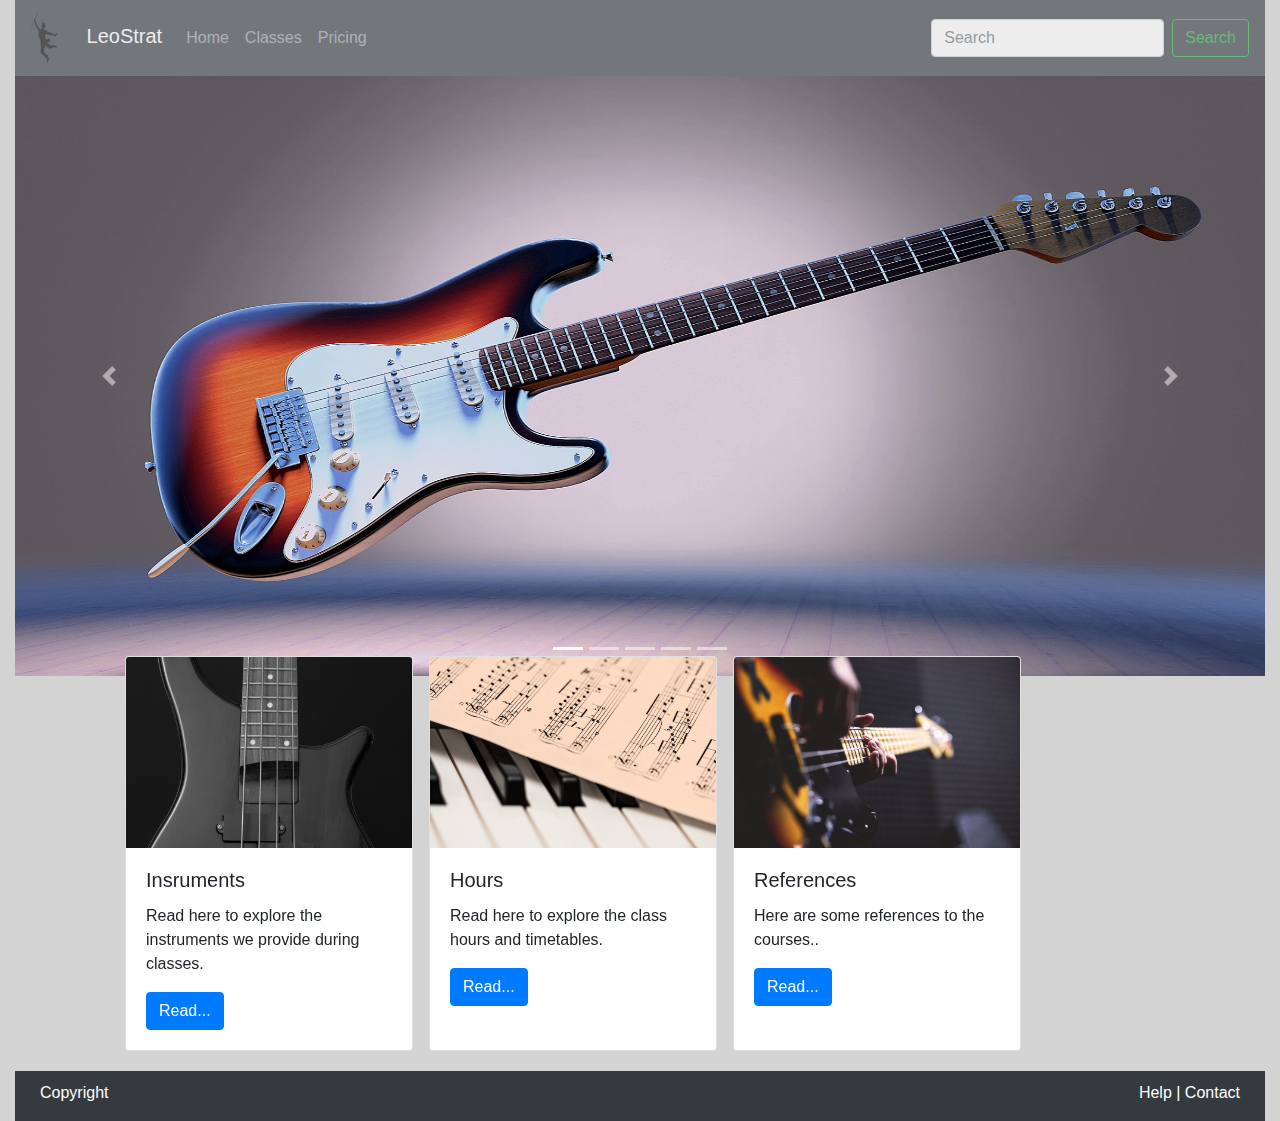
<file: home.html>
<html>

<head>
    <title>Login Page</title>
    <script src="https://ajax.googleapis.com/ajax/libs/jquery/3.4.0/jquery.min.js"></script>

    <link rel="stylesheet" href="https://stackpath.bootstrapcdn.com/bootstrap/4.3.1/css/bootstrap.min.css"
        integrity="sha384-ggOyR0iXCbMQv3Xipma34MD+dH/1fQ784/j6cY/iJTQUOhcWr7x9JvoRxT2MZw1T" crossorigin="anonymous">

    <link rel="stylesheet" type="text/css"
        href="https://maxcdn.bootstrapcdn.com/font-awesome/4.7.0/css/font-awesome.min.css">
    <!--Custom styles-->
    <link rel="stylesheet" type="text/css" href="styles.css">
</head>

<body>

    <div class="container">
        <!-- Top Menu bar start -->
        <div class="top-menu">
            <nav class="navbar navbar-expand-lg navbar-dark bg-dark">
                <a class="navbar-brand" href="home.html"><img src="./images/favicon.png" alt="logo" width="50px"
                        height="50px"> LeoStrat</a>
                <button class="navbar-toggler" type="button" data-toggle="collapse" data-target="#navbarTogglerDemo02"
                    aria-controls="navbarTogglerDemo02" aria-expanded="false" aria-label="Toggle navigation">
                    <span class="navbar-toggler-icon"></span>
                </button>

                <div class="collapse navbar-collapse" id="navbarTogglerDemo02">
                    <ul class="navbar-nav mr-auto mt-2 mt-lg-0">
                        <li class="nav-item">
                            <a class="nav-link" href="home.html">Home</a>
                        </li>
                        <li class="nav-item">
                            <a class="nav-link" href="classes.html">Classes</a>
                        </li>
                        <li class="nav-item">
                            <a class="nav-link" href="pricing.html">Pricing</a>
                        </li>
                    </ul>
                    <form class="form-inline my-2 my-lg-0">
                        <input class="form-control mr-sm-2" type="search" placeholder="Search" aria-label="Search">
                        <button class="btn btn-outline-success my-2 my-sm-0" type="submit">Search</button>
                    </form>
                </div>
            </nav>
        </div>
        <!-- Top Menu bar end -->

        <!-- Content start  -->
        <div class="content">
            <!-- Image Slider start -->
            <div id="carouselExampleIndicators" class="carousel slide" data-ride="carousel">
                <ol class="carousel-indicators">
                    <li data-target="#carouselExampleIndicators" data-slide-to="0" class="active"></li>
                    <li data-target="#carouselExampleIndicators" data-slide-to="1"></li>
                    <li data-target="#carouselExampleIndicators" data-slide-to="2"></li>
                    <li data-target="#carouselExampleIndicators" data-slide-to="3"></li>
                    <li data-target="#carouselExampleIndicators" data-slide-to="4"></li>
                </ol>
                <div class="carousel-inner">
                    <div class="carousel-item active">
                        <img class="d-block w-100" src="./images/slider-guitarr.jpg" alt="First slide">
                        
                    </div>
                    
                    <div class="carousel-item">
                        <img class="d-block w-100" src="./images/slider-concert.jpg" alt="Third slide">
                        
                    </div>
                    <div class="carousel-item">
                        <img class="d-block w-100" src="./images/slider-guitaris.jpg" alt="Third slide">
                        
                    </div>
                    <div class="carousel-item">
                        <img class="d-block w-100" src="./images/slider-mic.jpg" alt="Third slide">
                        
                    </div>
                    <div class="carousel-item">
                        <img class="d-block w-100" src="./images/slider-guitbro.jpg" alt="Third slide">
                        
                    </div>
                </div>
                <a class="carousel-control-prev" href="#carouselExampleIndicators" role="button" data-slide="prev">
                    <span class="carousel-control-prev-icon" aria-hidden="true"></span>
                    <span class="sr-only">Previous</span>
                </a>
                <a class="carousel-control-next" href="#carouselExampleIndicators" role="button" data-slide="next">
                    <span class="carousel-control-next-icon" aria-hidden="true"></span>
                    <span class="sr-only">Next</span>
                </a>
            </div>
            <!-- Image Slider end -->
            <!-- cards content start -->
            <div class="card-content">
                <div class="row">
                    <div class="col-4-lg">
                        <div class="card h-100" style="width: 18rem;">
                            <img class="card-img-top" src="./images/instrument.jpg" alt="Card image cap">
                            <div class="card-body">
                                <h5 class="card-title">Insruments</h5>
                                <p class="card-text">
                                   Read here to explore the instruments we provide during classes.</p>
                                <a href="#" class="btn btn-primary">Read...</a>
                            </div>
                        </div>
                    </div>
                    <div class="col-4-lg ml-3">
                        <div class="card h-100" style="width: 18rem;">
                            <img class="card-img-top" src="./images/hours.jpg" alt="Card image cap">
                            <div class="card-body">
                                <h5 class="card-title">Hours</h5>
                                <p class="card-text">
                                   Read here to explore the class hours and timetables.</p>
                                <a href="#" class="btn btn-primary">Read...</a>
                            </div>
                        </div>
                    </div>
                    <div class="col-4-lg ml-3">
                        <div class="card h-100" style="width: 18rem;">
                            <img class="card-img-top" src="./images/reference.jpg"
                                alt="Card image cap">
                            <div class="card-body">
                                <h5 class="card-title">References</h5>
                                <p class="card-text">
                               Here are some references to the courses..</p>
                                <a href="#" class="btn btn-primary">Read...</a>
                            </div>
                        </div>
                    </div>
                </div>
            </div>
            <!-- cards content end -->

        </div>
        <!-- Content End -->
        <!-- footer start -->
        <div class="footer dark bg-dark">
            <div class="col-md-6 copyright">Copyright</div>
            <div class="col-md-6 footer-info">Help | Contact</div>
        </div>
        <!-- footer end -->
    </div>

    <script src="https://code.jquery.com/jquery-3.3.1.slim.min.js"
        integrity="sha384-q8i/X+965DzO0rT7abK41JStQIAqVgRVzpbzo5smXKp4YfRvH+8abtTE1Pi6jizo"
        crossorigin="anonymous"></script>
    <script src="https://cdnjs.cloudflare.com/ajax/libs/popper.js/1.14.7/umd/popper.min.js"
        integrity="sha384-UO2eT0CpHqdSJQ6hJty5KVphtPhzWj9WO1clHTMGa3JDZwrnQq4sF86dIHNDz0W1"
        crossorigin="anonymous"></script>
    <script src="https://stackpath.bootstrapcdn.com/bootstrap/4.3.1/js/bootstrap.min.js"
        integrity="sha384-JjSmVgyd0p3pXB1rRibZUAYoIIy6OrQ6VrjIEaFf/nJGzIxFDsf4x0xIM+B07jRM"
        crossorigin="anonymous"></script>
</body>

</html>
</file>
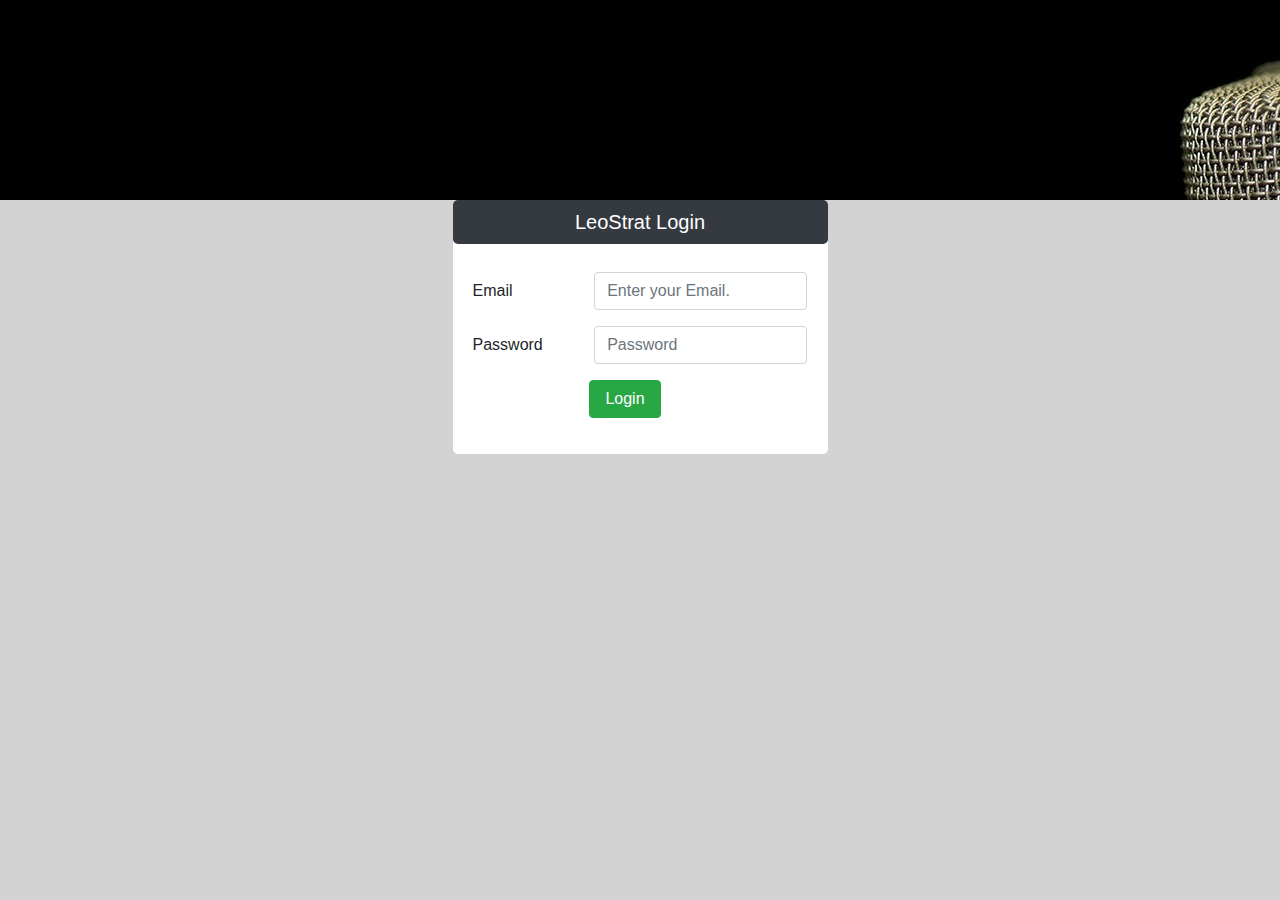
<file: login.html>
<html>

<head>
    <title>Login Page</title>
    <script src="https://ajax.googleapis.com/ajax/libs/jquery/3.4.0/jquery.min.js"></script>

    <link rel="stylesheet" href="https://stackpath.bootstrapcdn.com/bootstrap/4.3.1/css/bootstrap.min.css"
        integrity="sha384-ggOyR0iXCbMQv3Xipma34MD+dH/1fQ784/j6cY/iJTQUOhcWr7x9JvoRxT2MZw1T" crossorigin="anonymous">

    <link rel="stylesheet" type="text/css"
        href="https://maxcdn.bootstrapcdn.com/font-awesome/4.7.0/css/font-awesome.min.css">
    <!--Custom styles-->
    <link rel="stylesheet" type="text/css" href="styles.css">
</head>

<body background="./images/login-bg1.jpg">

    <div class="container">
        
        <div class="content">
            <!-- Login form Start -->
            <div class="login-card">
                <h5 class="login-card-title bg-dark">LeoStrat Login</h5>
                <div class="card-body">
                    <form>
                        <div class="form-group row">
                            <label for="Email" class="col-md-4 col-form-label">Email</label>
                            <div class="col-md-8">
                                <input type="text" class="form-control" id="Email" placeholder="Enter your Email.">
                            </div>
                        </div>
                        <div class="form-group row">
                            <label for="Password" class="col-md-4 col-form-label">Password</label>
                            <div class="col-md-8">
                                <input type="password" class="form-control" id="Password" placeholder="Password">
                            </div>
                        </div>
                        <div class="row col-md-12">
                            <div class="col-md-4"></div>
                            <div class="col-md-4">
                                <a href="home.html" class="btn btn-success loginBtn">Login</a>
                                <!-- <button type="submit" class="btn btn-success loginBtn">Login</button> -->
                            </div>
                            <div class="col-md-4"></div>
                        </div>
    
                    </form>
                </div>
            </div>
            <!-- Login form End -->
        </div>
    </div>

    <script src="https://code.jquery.com/jquery-3.3.1.slim.min.js"
        integrity="sha384-q8i/X+965DzO0rT7abK41JStQIAqVgRVzpbzo5smXKp4YfRvH+8abtTE1Pi6jizo"
        crossorigin="anonymous"></script>
    <script src="https://cdnjs.cloudflare.com/ajax/libs/popper.js/1.14.7/umd/popper.min.js"
        integrity="sha384-UO2eT0CpHqdSJQ6hJty5KVphtPhzWj9WO1clHTMGa3JDZwrnQq4sF86dIHNDz0W1"
        crossorigin="anonymous"></script>
    <script src="https://stackpath.bootstrapcdn.com/bootstrap/4.3.1/js/bootstrap.min.js"
        integrity="sha384-JjSmVgyd0p3pXB1rRibZUAYoIIy6OrQ6VrjIEaFf/nJGzIxFDsf4x0xIM+B07jRM"
        crossorigin="anonymous"></script>
</body>

</html>
</file>
<file: styles.css>
body{    
}
.container{
    margin: 0 auto;
    max-width: 100%;
    background-color: lightgray;
}
/* Menu start */
.top-menu{
    max-width: 100%;
    margin: 0 auto;
    opacity: 0.6;
}

.top-menu .nav-item{
    opacity: 1;
}
/* menu end */

.content{
    min-height: 700px;
}

/* Image slider start */
.carousel-inner img{
    height: 600px;
}

.slider-caption{
    color: blue;
    width: 500px;
    text-align: center;
    opacity: 0.5;
    margin:auto;
}
/* Image slider end */

/* card content start */
.card-content{
    width: 80%;
    margin: 0 auto;
}
.card{
    margin-top: -20px;
    margin-bottom: 20px;
}
.card:hover{
    -webkit-box-shadow: -1px 9px 40px -12px rgba(0,0,0,0.75);
    -moz-box-shadow: -1px 9px 40px -12px rgba(0,0,0,0.75);
    box-shadow: -1px 9px 40px -12px rgba(0,0,0,0.75);
}

/* card content end */

/* LoginForm Start */

.login-card{
    width: 30%;
    margin: 200px auto;
    border-radius: 5px;
    vertical-align: auto;
    background-color: white;
    
}

.login-card-title{
    text-align: center;
    
    padding: 10px;
    border-radius: 5px;
    color: white;
}

.loginBtn{
    width: 100%;
    align-items: center;
}

/* LoginForm Start */

/*  Footer start */
.footer{
    padding: 10px;
    width: 100%;
    height: 50px;
    color: white;

}
.copyright{
    float: left;
}

.footer-info{
    float: right;
    text-align: right;
}

/*  Footer  end*/
</file>
